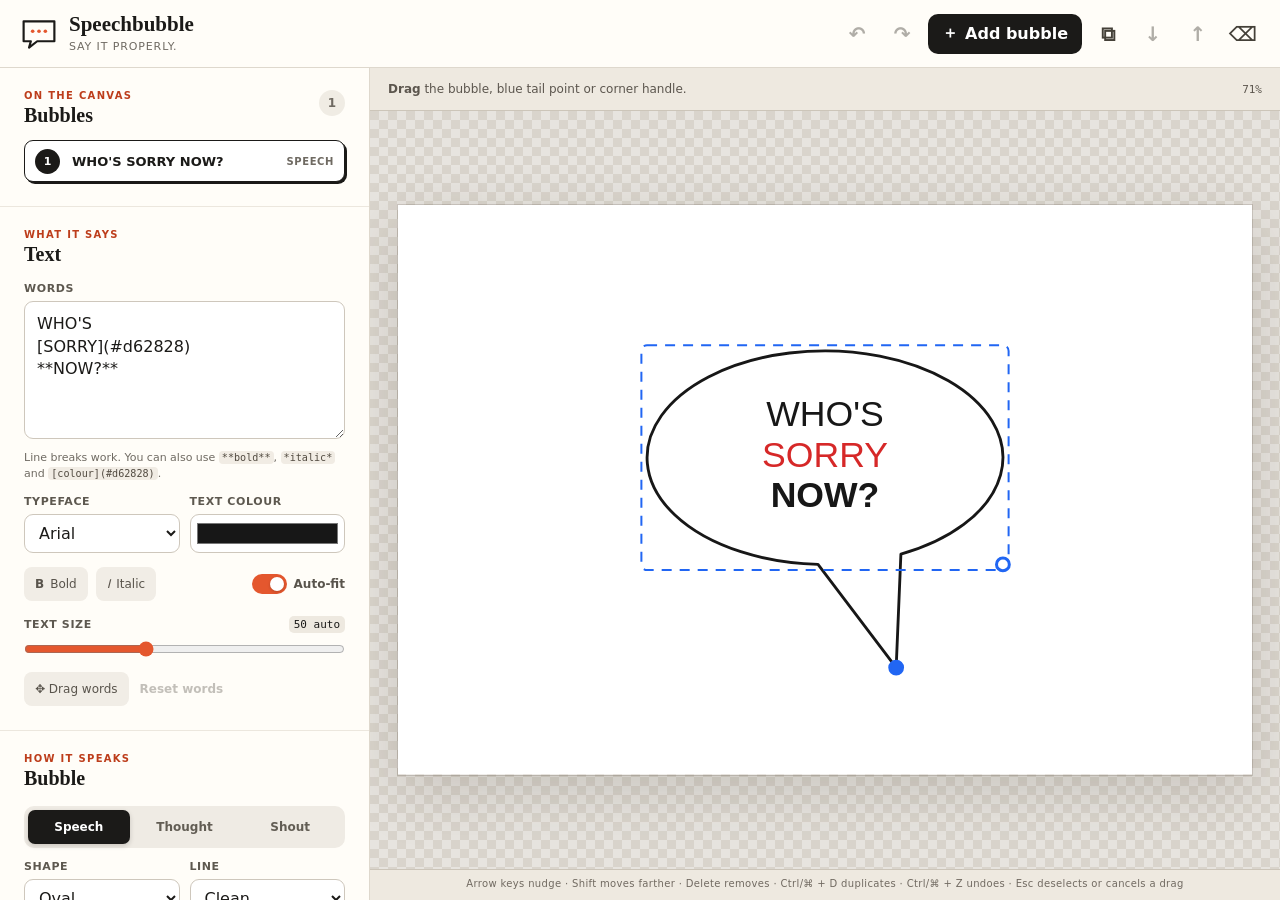
<file: index.html>
<!DOCTYPE html>
<html lang="en">
<head>
  <meta charset="utf-8">
  <meta name="viewport" content="width=device-width, initial-scale=1">
  <meta name="theme-color" content="#f7f3eb">
  <meta name="description" content="Make comic speech bubbles in your browser. Drag the tail, move any word, export a crisp PNG or SVG. Free, no sign-up, and your images never leave your device.">
  <title>Speechbubble</title>
  <link rel="icon" href="favicon.svg" type="image/svg+xml">
  <link rel="apple-touch-icon" href="apple-touch-icon.png">
  <meta property="og:type" content="website">
  <meta property="og:site_name" content="Speechbubble">
  <meta property="og:title" content="Speechbubble: free speech bubble maker">
  <meta property="og:description" content="Make comic speech bubbles in your browser. Drag the tail, move any word, export a crisp PNG or SVG. Free, no sign-up, private, and Photopea-ready.">
  <meta property="og:url" content="https://splargdotcom.github.io/speechbubble/">
  <meta property="og:image" content="https://splargdotcom.github.io/speechbubble/social-preview.png">
  <meta property="og:image:width" content="1200">
  <meta property="og:image:height" content="630">
  <meta property="og:image:alt" content="Speechbubble: a speech bubble reading WHO'S SORRY NOW?, a thought bubble and a POW! burst.">
  <meta name="twitter:card" content="summary_large_image">
  <link rel="stylesheet" href="styles.css?v=2.6.0">
</head>
<body>
  <div class="app-shell">
    <header class="topbar">
      <div class="brand">
        <svg class="brand-mark" viewBox="0 0 42 36" aria-hidden="true">
          <path d="M4 4h34v22H19l-9 7 2-7H4z"/>
          <circle cx="14" cy="15" r="2"/><circle cx="21" cy="15" r="2"/><circle cx="28" cy="15" r="2"/>
        </svg>
        <div>
          <strong>Speechbubble</strong>
          <span>Say it properly.</span>
        </div>
      </div>

      <div class="top-actions" role="group" aria-label="Bubble actions">
        <button class="icon-button" id="undo" type="button" title="Undo (Ctrl/⌘ + Z)" aria-label="Undo" disabled>↶</button>
        <button class="icon-button" id="redo" type="button" title="Redo (Ctrl/⌘ + Shift + Z)" aria-label="Redo" disabled>↷</button>
        <button class="button button-photopea" id="insert-photopea" type="button" hidden>Insert in Photopea</button>
        <button class="button button-primary" id="add-bubble" type="button">
          <span aria-hidden="true">＋</span> Add bubble
        </button>
        <button class="icon-button" id="duplicate-bubble" type="button" title="Duplicate selected bubble" aria-label="Duplicate selected bubble">⧉</button>
        <button class="icon-button" id="send-backward" type="button" title="Send selected bubble backward" aria-label="Send selected bubble backward">↓</button>
        <button class="icon-button" id="bring-forward" type="button" title="Bring selected bubble forward" aria-label="Bring selected bubble forward">↑</button>
        <button class="icon-button danger" id="delete-bubble" type="button" title="Delete selected bubble" aria-label="Delete selected bubble">⌫</button>
      </div>
    </header>

    <aside class="inspector" aria-label="Speech bubble controls">
      <section class="panel-section layers-section">
        <div class="section-heading">
          <div>
            <p class="eyebrow">On the canvas</p>
            <h2>Bubbles</h2>
          </div>
          <span class="count-badge" id="bubble-count">1</span>
        </div>
        <ul class="bubble-list" id="bubble-list"></ul>
      </section>

      <div id="selection-controls">
        <section class="panel-section">
          <div class="section-heading compact">
            <div>
              <p class="eyebrow">What it says</p>
              <h2>Text</h2>
            </div>
          </div>
          <label class="field-label" for="text-input">Words</label>
          <textarea id="text-input" rows="5" spellcheck="true"></textarea>
          <p class="field-help">Line breaks work. You can also use <code>**bold**</code>, <code>*italic*</code> and <code>[colour](#d62828)</code>.</p>

          <div class="field-grid two">
            <label class="field">
              <span>Typeface</span>
              <select id="font-family">
                <option value="Arial">Arial</option>
                <option value="Georgia">Georgia</option>
                <option value="Comic Sans MS">Comic Sans</option>
                <option value="Impact">Impact</option>
                <option value="Courier New">Courier</option>
                <option value="Verdana">Verdana</option>
                <optgroup label="Comic and handwritten">
                  <option value="Comic Neue">Comic Neue</option>
                  <option value="Patrick Hand">Patrick Hand</option>
                  <option value="Bangers">Bangers</option>
                  <option value="Permanent Marker">Permanent Marker</option>
                </optgroup>
              </select>
            </label>
            <label class="field colour-field">
              <span>Text colour</span>
              <input id="text-colour" type="color" value="#171717">
            </label>
          </div>

          <div class="toggle-row">
            <label class="check-button"><input id="font-bold" type="checkbox"><span><b>B</b> Bold</span></label>
            <label class="check-button"><input id="font-italic" type="checkbox"><span><i>I</i> Italic</span></label>
            <label class="switch-label"><input id="auto-fit" type="checkbox" checked><span class="switch" aria-hidden="true"></span>Auto-fit</label>
          </div>

          <div class="range-field" id="font-size-field">
            <div class="range-heading"><label for="font-size">Text size</label><output id="font-size-output">42</output></div>
            <input id="font-size" type="range" min="14" max="110" step="1" value="42">
          </div>

          <div class="toggle-row">
            <label class="check-button"><input id="drag-words" type="checkbox"><span>✥ Drag words</span></label>
            <button class="text-button neutral" id="reset-words" type="button" disabled>Reset words</button>
          </div>
          <p class="field-help is-hidden" id="word-help">Drag a word to move it. Click one, then drag its corner or use the slider to resize it. Type <code>|</code> inside a word, as in <code>SO|RRY</code>, to split it into pieces.</p>
          <div class="range-field is-hidden" id="word-size-field">
            <div class="range-heading"><label for="word-size" id="word-size-label">Word size</label><output id="word-size-output">100%</output></div>
            <input id="word-size" type="range" min="25" max="500" step="5" value="100">
          </div>
        </section>

        <section class="panel-section">
          <div class="section-heading compact">
            <div>
              <p class="eyebrow">How it speaks</p>
              <h2>Bubble</h2>
            </div>
          </div>

          <div class="segmented" id="bubble-style" role="group" aria-label="Bubble style">
            <button type="button" data-style="speech">Speech</button>
            <button type="button" data-style="thought">Thought</button>
            <button type="button" data-style="shout">Shout</button>
          </div>

          <div class="field-grid two">
            <label class="field" id="speech-shape-field">
              <span>Shape</span>
              <select id="bubble-shape">
                <option value="oval">Oval</option>
                <option value="rounded">Rounded</option>
              </select>
            </label>
            <label class="field" id="line-style-field">
              <span>Line</span>
              <select id="line-style">
                <option value="clean">Clean</option>
                <option value="hand">Hand-drawn</option>
                <option value="brush">Brush ink</option>
              </select>
            </label>
          </div>

          <div class="range-field">
            <div class="range-heading"><label for="stroke-width">Line thickness</label><output id="stroke-width-output">4</output></div>
            <input id="stroke-width" type="range" min="0" max="24" step="1" value="4">
          </div>

          <div class="field-grid two">
            <label class="field" id="shadow-field">
              <span>Shadow</span>
              <select id="bubble-shadow">
                <option value="none">None</option>
                <option value="solid">Solid</option>
                <option value="halftone">Halftone dots</option>
              </select>
            </label>
            <div class="field" id="redraw-field">
              <span>Wobble</span>
              <button class="button button-secondary" id="redraw-line" type="button">↻ Redraw</button>
            </div>
          </div>

          <div class="field-grid three colour-grid">
            <label class="field colour-field"><span>Fill</span><input id="fill-colour" type="color" value="#ffffff"></label>
            <label class="field colour-field"><span>Outline</span><input id="stroke-colour" type="color" value="#171717"></label>
            <label class="field"><span>Opacity</span><input id="bubble-opacity" type="number" min="10" max="100" step="5" value="100"></label>
          </div>

          <div class="field-grid two number-grid">
            <label class="field"><span>Width</span><input id="bubble-width" type="number" min="120" step="10"></label>
            <label class="field"><span>Height</span><input id="bubble-height" type="number" min="90" step="10"></label>
          </div>

          <div id="tail-controls">
            <div class="range-field">
              <div class="range-heading"><label for="tail-width">Tail width</label><output id="tail-width-output">70</output></div>
              <input id="tail-width" type="range" min="25" max="180" step="1" value="70">
            </div>
            <div class="range-field">
              <div class="range-heading"><label for="tail-bend">Tail bend</label><output id="tail-bend-output">0</output></div>
              <input id="tail-bend" type="range" min="-140" max="140" step="1" value="0">
            </div>
          </div>
        </section>
      </div>

      <section class="panel-section canvas-section">
        <div class="section-heading compact">
          <div>
            <p class="eyebrow">The finished image</p>
            <h2>Canvas &amp; export</h2>
          </div>
        </div>

        <div class="upload-row">
          <label class="button button-secondary upload-button" for="image-upload">Choose an image</label>
          <input id="image-upload" type="file" accept="image/png,image/jpeg,image/webp,image/gif" hidden>
          <button class="text-button" id="remove-image" type="button" hidden>Remove image</button>
        </div>
        <p class="field-help" id="image-details">No image: using a 1200 × 800 canvas.</p>

        <div class="field-grid two number-grid">
          <label class="field"><span>Canvas width</span><input id="canvas-width" type="number" min="320" max="8000" step="10" value="1200"></label>
          <label class="field"><span>Canvas height</span><input id="canvas-height" type="number" min="240" max="8000" step="10" value="800"></label>
        </div>

        <div class="toggle-row canvas-toggle">
          <span class="small-label">Empty background</span>
          <div class="segmented small" id="background-mode" role="group" aria-label="Empty canvas background">
            <button type="button" data-background="white">White</button>
            <button type="button" data-background="transparent">Transparent</button>
          </div>
        </div>

        <div class="export-row">
          <button class="button button-primary" id="export-png" type="button">Download PNG</button>
          <select id="export-scale" aria-label="PNG export scale">
            <option value="1">1×</option>
            <option value="2" selected>2×</option>
            <option value="4">4×</option>
          </select>
          <button class="button button-secondary" id="export-svg" type="button">SVG</button>
        </div>

        <div class="project-row">
          <button class="button button-secondary" id="save-project" type="button">Save project</button>
          <label class="button button-secondary upload-button" for="project-upload">Open project</label>
          <input id="project-upload" type="file" accept=".json,application/json" hidden>
          <button class="text-button" id="start-over" type="button">Start over</button>
        </div>
        <p class="field-help">Your work is kept in this browser automatically. Save a project file to keep a copy or move it to another device.</p>
      </section>
    </aside>

    <main class="workspace">
      <div class="workspace-bar">
        <p id="workspace-hint"><strong>Drag</strong> the bubble, blue tail point or corner handle.</p>
        <span id="zoom-readout">100%</span>
      </div>
      <div class="stage" id="stage">
        <div class="canvas-frame" id="canvas-frame">
          <svg id="canvas" xmlns="http://www.w3.org/2000/svg" role="img" aria-label="Speech bubble canvas"></svg>
        </div>
      </div>
      <p class="keyboard-hint">Arrow keys nudge · Shift moves farther · Delete removes · Ctrl/⌘ + D duplicates · Ctrl/⌘ + Z undoes · Esc deselects or cancels a drag</p>
    </main>
  </div>

  <div class="toast" id="toast" role="status" aria-live="polite"></div>

  <script src="geometry.js?v=2.6.0"></script>
  <script src="editor-state.js?v=2.6.0"></script>
  <script src="native-shape.js?v=2.6.0"></script>
  <script src="line-style.js?v=2.6.0"></script>
  <script src="photopea.js?v=2.6.0"></script>
  <script src="app.js?v=2.6.0"></script>
</body>
</html>
</file>
<file: styles.css>
:root {
  color-scheme: light;
  --ink: #1b1a18;
  --muted: #6f6a62;
  --paper: #fffdf8;
  --cream: #f7f3eb;
  --line: #ded8cd;
  --soft-line: #ece7de;
  --accent: #e4572e;
  --accent-dark: #bd3d1b;
  --selection: #2166f3;
  --danger: #b42318;
  --shadow: 0 18px 55px rgb(47 38 25 / 16%);
  font-family: Inter, ui-sans-serif, system-ui, -apple-system, BlinkMacSystemFont, "Segoe UI", sans-serif;
}

* {
  box-sizing: border-box;
}

[hidden] {
  display: none !important;
}

html,
body {
  margin: 0;
  min-width: 320px;
  min-height: 100%;
  color: var(--ink);
  background: var(--cream);
}

body {
  min-height: 100dvh;
}

button,
input,
select,
textarea {
  font: inherit;
}

button,
label,
select,
input[type="color"] {
  -webkit-tap-highlight-color: transparent;
}

button:focus-visible,
input:focus-visible,
select:focus-visible,
textarea:focus-visible {
  outline: 3px solid rgb(33 102 243 / 28%);
  outline-offset: 2px;
}

.app-shell {
  display: grid;
  grid-template-columns: 370px minmax(0, 1fr);
  grid-template-rows: 68px minmax(0, 1fr);
  height: 100dvh;
  overflow: hidden;
}

.topbar {
  position: relative;
  z-index: 5;
  grid-column: 1 / -1;
  display: flex;
  align-items: center;
  justify-content: space-between;
  min-width: 0;
  padding: 0 18px 0 20px;
  background: var(--paper);
  border-bottom: 1px solid var(--line);
}

.brand {
  display: flex;
  align-items: center;
  gap: 11px;
  min-width: 0;
}

.brand-mark {
  width: 38px;
  height: 34px;
  flex: 0 0 auto;
  fill: none;
  stroke: currentColor;
  stroke-linecap: round;
  stroke-linejoin: round;
  stroke-width: 2.4;
}

.brand-mark circle {
  fill: var(--accent);
  stroke: none;
}

.brand strong,
.brand span {
  display: block;
}

.brand strong {
  font-family: Georgia, serif;
  font-size: 21px;
  line-height: 1;
}

.brand span {
  margin-top: 5px;
  color: var(--muted);
  font-size: 11px;
  letter-spacing: .08em;
  text-transform: uppercase;
}

.top-actions {
  display: flex;
  align-items: center;
  flex-wrap: wrap;
  justify-content: flex-end;
  gap: 7px;
}

.button,
.icon-button,
.text-button,
.segmented button,
.bubble-list button {
  border: 0;
  cursor: pointer;
}

.button {
  display: inline-flex;
  min-height: 40px;
  align-items: center;
  justify-content: center;
  gap: 7px;
  padding: 8px 14px;
  border-radius: 10px;
  font-weight: 750;
  transition: background .16s ease, color .16s ease, transform .16s ease, border-color .16s ease;
}

.button:hover {
  transform: translateY(-1px);
}

.button-primary {
  color: #fff;
  background: var(--ink);
}

.button-primary:hover {
  background: #36322d;
}

.button-photopea {
  color: #fff;
  background: #3154d8;
}

.button-photopea:hover {
  background: #243fae;
}

.button-photopea:disabled {
  cursor: wait;
  opacity: .62;
}

.button-secondary {
  color: var(--ink);
  background: var(--paper);
  border: 1px solid var(--line);
}

.button-secondary:hover {
  border-color: #b9b1a5;
  background: #fff;
}

.icon-button {
  width: 38px;
  height: 38px;
  padding: 0;
  color: #444038;
  background: transparent;
  border-radius: 9px;
  font-size: 20px;
  font-weight: 700;
}

.icon-button:hover {
  background: #eee9df;
}

.icon-button.danger:hover {
  color: var(--danger);
  background: #fff0ee;
}

button:disabled,
input:disabled,
select:disabled,
textarea:disabled {
  cursor: not-allowed;
  opacity: .42;
}

.inspector {
  grid-row: 2;
  min-height: 0;
  overflow-x: hidden;
  overflow-y: auto;
  background: var(--paper);
  border-right: 1px solid var(--line);
  scrollbar-color: #c8c0b4 transparent;
  scrollbar-width: thin;
}

.panel-section {
  padding: 22px 24px 24px;
  border-bottom: 1px solid var(--soft-line);
}

.panel-section:last-child {
  border-bottom: 0;
}

.section-heading {
  display: flex;
  align-items: flex-start;
  justify-content: space-between;
  gap: 16px;
  margin-bottom: 14px;
}

.section-heading.compact {
  margin-bottom: 17px;
}

.eyebrow {
  margin: 0 0 3px;
  color: var(--accent-dark);
  font-size: 10px;
  font-weight: 850;
  letter-spacing: .13em;
  text-transform: uppercase;
}

.section-heading h2 {
  margin: 0;
  font-family: Georgia, serif;
  font-size: 20px;
  line-height: 1.1;
}

.count-badge {
  display: inline-grid;
  min-width: 26px;
  height: 26px;
  place-items: center;
  padding: 0 7px;
  color: var(--muted);
  background: #f0ece4;
  border-radius: 999px;
  font-size: 12px;
  font-weight: 800;
}

.bubble-list {
  display: grid;
  gap: 6px;
  margin: 0;
  padding: 0;
  list-style: none;
}

.bubble-list button {
  display: grid;
  grid-template-columns: 28px minmax(0, 1fr) auto;
  align-items: center;
  gap: 9px;
  width: 100%;
  min-height: 42px;
  padding: 7px 10px;
  color: var(--ink);
  text-align: left;
  background: #f4f0e9;
  border: 1px solid transparent;
  border-radius: 9px;
}

.bubble-list button:hover {
  background: #eee8de;
}

.bubble-list button[aria-current="true"] {
  background: #fff;
  border-color: var(--ink);
  box-shadow: 2px 2px 0 var(--ink);
}

.layer-number {
  display: grid;
  width: 25px;
  height: 25px;
  place-items: center;
  color: #fff;
  background: var(--ink);
  border-radius: 50%;
  font-size: 11px;
  font-weight: 850;
}

.layer-copy {
  overflow: hidden;
  font-size: 13px;
  font-weight: 750;
  text-overflow: ellipsis;
  white-space: nowrap;
}

.layer-kind {
  color: var(--muted);
  font-size: 10px;
  font-weight: 800;
  letter-spacing: .06em;
  text-transform: uppercase;
}

.field-label,
.field > span,
.range-heading label,
.small-label {
  color: #5d584f;
  font-size: 11px;
  font-weight: 800;
  letter-spacing: .055em;
  text-transform: uppercase;
}

.field-label {
  display: block;
  margin-bottom: 6px;
}

textarea,
select,
input[type="number"] {
  width: 100%;
  color: var(--ink);
  background: #fff;
  border: 1px solid #cec7bc;
  border-radius: 9px;
}

textarea {
  min-height: 110px;
  padding: 11px 12px;
  line-height: 1.42;
  resize: vertical;
}

select,
input[type="number"] {
  height: 39px;
  padding: 0 10px;
}

.field-help {
  margin: 7px 0 14px;
  color: var(--muted);
  font-size: 11px;
  line-height: 1.45;
}

code {
  padding: 1px 3px;
  color: #514a40;
  background: #f1ece4;
  border-radius: 4px;
  font-family: ui-monospace, SFMono-Regular, Consolas, monospace;
  font-size: .92em;
}

.field-grid {
  display: grid;
  gap: 10px;
  margin-top: 12px;
}

.field-grid.two {
  grid-template-columns: minmax(0, 1fr) minmax(0, 1fr);
}

.field-grid.three {
  grid-template-columns: 1fr 1fr .82fr;
}

.field {
  display: grid;
  gap: 6px;
  min-width: 0;
}

.field.span-two {
  grid-column: 1 / -1;
}

#redraw-line {
  min-height: 39px;
  font-size: 13px;
}

.colour-field input[type="color"] {
  width: 100%;
  height: 39px;
  padding: 4px;
  background: #fff;
  border: 1px solid #cec7bc;
  border-radius: 9px;
  cursor: pointer;
}

.toggle-row {
  display: flex;
  align-items: center;
  flex-wrap: wrap;
  gap: 8px;
  margin-top: 14px;
}

.check-button input,
.switch-label input {
  position: absolute;
  width: 1px;
  height: 1px;
  opacity: 0;
  pointer-events: none;
}

.check-button span {
  display: inline-flex;
  min-height: 34px;
  align-items: center;
  gap: 6px;
  padding: 6px 10px;
  color: #59544c;
  background: #f1ede6;
  border: 1px solid transparent;
  border-radius: 8px;
  cursor: pointer;
  font-size: 12px;
}

.check-button input:checked + span {
  color: var(--ink);
  background: #fff;
  border-color: var(--ink);
}

.check-button input:focus-visible + span,
.switch-label input:focus-visible + .switch {
  outline: 3px solid rgb(33 102 243 / 28%);
  outline-offset: 2px;
}

.switch-label {
  display: inline-flex;
  align-items: center;
  gap: 7px;
  margin-left: auto;
  color: #59544c;
  cursor: pointer;
  font-size: 12px;
  font-weight: 700;
}

.switch {
  position: relative;
  width: 35px;
  height: 20px;
  background: #c8c1b6;
  border-radius: 999px;
  transition: background .16s ease;
}

.switch::after {
  position: absolute;
  top: 3px;
  left: 3px;
  width: 14px;
  height: 14px;
  content: "";
  background: #fff;
  border-radius: 50%;
  box-shadow: 0 1px 3px rgb(0 0 0 / 20%);
  transition: transform .16s ease;
}

.switch-label input:checked + .switch {
  background: var(--accent);
}

.switch-label input:checked + .switch::after {
  transform: translateX(15px);
}

.range-field {
  display: grid;
  gap: 7px;
  margin-top: 15px;
}

.range-heading {
  display: flex;
  align-items: center;
  justify-content: space-between;
}

.range-field output {
  min-width: 38px;
  padding: 2px 5px;
  color: var(--ink);
  text-align: center;
  background: #eee9e0;
  border-radius: 5px;
  font-family: ui-monospace, SFMono-Regular, Consolas, monospace;
  font-size: 11px;
  letter-spacing: 0;
}

input[type="range"] {
  width: 100%;
  height: 18px;
  margin: 0;
  accent-color: var(--accent);
  cursor: pointer;
}

.segmented {
  display: grid;
  grid-template-columns: repeat(3, 1fr);
  gap: 4px;
  padding: 4px;
  background: #efebe4;
  border-radius: 10px;
}

.segmented button {
  min-height: 34px;
  padding: 6px 8px;
  color: #625d54;
  background: transparent;
  border-radius: 7px;
  font-size: 12px;
  font-weight: 800;
}

.segmented button:hover {
  color: var(--ink);
  background: rgb(255 255 255 / 55%);
}

.segmented button[aria-pressed="true"] {
  color: #fff;
  background: var(--ink);
  box-shadow: 0 2px 5px rgb(32 28 23 / 18%);
}

.segmented.small {
  width: 190px;
  grid-template-columns: 1fr 1fr;
}

.colour-grid,
.number-grid {
  margin-top: 14px;
}

#tail-controls {
  margin-top: 5px;
  padding-top: 2px;
}

.upload-row,
.export-row,
.project-row,
.canvas-toggle {
  display: flex;
  align-items: center;
  gap: 8px;
}

.upload-button {
  cursor: pointer;
  font-size: 13px;
}

.text-button {
  padding: 6px 3px;
  color: var(--danger);
  background: transparent;
  font-size: 12px;
  font-weight: 750;
}

.text-button.neutral {
  color: var(--ink);
}

.text-button:disabled {
  color: var(--muted);
  text-decoration: none;
}

.text-button:hover {
  text-decoration: underline;
}

.canvas-toggle {
  justify-content: space-between;
  margin-top: 15px;
}

.export-row {
  margin-top: 18px;
}

.project-row {
  flex-wrap: wrap;
  margin-top: 10px;
}

.project-row .button {
  font-size: 13px;
}

.project-row + .field-help {
  margin-top: 8px;
}

.export-row .button-primary {
  flex: 1 1 auto;
}

.export-row select {
  width: 61px;
  flex: 0 0 auto;
}

.workspace {
  display: flex;
  grid-column: 2;
  grid-row: 2;
  min-width: 0;
  min-height: 0;
  flex-direction: column;
  background: #ded8cf;
}

.workspace-bar {
  display: flex;
  min-height: 43px;
  align-items: center;
  justify-content: space-between;
  gap: 20px;
  padding: 0 18px;
  color: #5c564e;
  background: #eee9e0;
  border-bottom: 1px solid #ccc5b9;
  font-size: 12px;
}

.workspace-bar p {
  margin: 0;
}

#zoom-readout {
  flex: 0 0 auto;
  font-family: ui-monospace, SFMono-Regular, Consolas, monospace;
  font-size: 11px;
}

.stage {
  display: flex;
  min-height: 0;
  flex: 1 1 auto;
  align-items: center;
  justify-content: center;
  overflow: hidden;
  padding: 28px;
  background-color: #d9d4cc;
  background-image:
    linear-gradient(45deg, rgb(255 255 255 / 38%) 25%, transparent 25%, transparent 75%, rgb(255 255 255 / 38%) 75%),
    linear-gradient(45deg, rgb(255 255 255 / 38%) 25%, transparent 25%, transparent 75%, rgb(255 255 255 / 38%) 75%);
  background-position: 0 0, 9px 9px;
  background-size: 18px 18px;
}

.canvas-frame {
  position: relative;
  flex: 0 0 auto;
  overflow: hidden;
  background: transparent;
  box-shadow: var(--shadow), 0 0 0 1px rgb(60 48 33 / 16%);
  touch-action: none;
}

#canvas {
  display: block;
  width: 100%;
  height: 100%;
  overflow: hidden;
  user-select: none;
}

.bubble-body {
  cursor: grab;
}

.bubble-body:active {
  cursor: grabbing;
}

.selection-box {
  fill: none;
  stroke: var(--selection);
  stroke-dasharray: 10 8;
  stroke-width: 2;
  vector-effect: non-scaling-stroke;
  pointer-events: none;
}

.selection-handle {
  fill: #fff;
  stroke: var(--selection);
  stroke-width: 3;
  vector-effect: non-scaling-stroke;
}

.word-handle {
  fill: transparent;
  stroke: var(--selection);
  stroke-width: 1;
  stroke-dasharray: 3 3;
  vector-effect: non-scaling-stroke;
  pointer-events: all;
  cursor: move;
}

.word-handle:hover,
.word-handle.moved {
  fill: rgb(33 102 243 / 10%);
}

.word-handle.selected {
  stroke-width: 2;
  stroke-dasharray: none;
}

.selection-handle.word-size {
  cursor: nwse-resize;
}

.selection-handle.tail {
  fill: var(--selection);
  cursor: crosshair;
}

.selection-handle.resize {
  cursor: nwse-resize;
}

.keyboard-hint {
  min-height: 31px;
  margin: 0;
  padding: 8px 18px;
  color: #716a61;
  background: #eee9e0;
  border-top: 1px solid #ccc5b9;
  font-size: 10px;
  letter-spacing: .035em;
  text-align: center;
}

.toast {
  position: fixed;
  right: 20px;
  bottom: 18px;
  z-index: 20;
  max-width: min(360px, calc(100vw - 40px));
  padding: 11px 15px;
  color: #fff;
  background: var(--ink);
  border-radius: 10px;
  box-shadow: 0 8px 30px rgb(0 0 0 / 24%);
  font-size: 13px;
  font-weight: 750;
  opacity: 0;
  pointer-events: none;
  transform: translateY(10px);
  transition: opacity .18s ease, transform .18s ease;
}

.toast.visible {
  opacity: 1;
  transform: translateY(0);
}

.is-hidden {
  display: none !important;
}

@media (max-width: 900px) {
  .app-shell {
    grid-template-columns: 1fr;
    grid-template-rows: auto minmax(420px, 56dvh) auto;
    height: auto;
    min-height: 100dvh;
    overflow: visible;
  }

  .topbar {
    position: sticky;
    top: 0;
    grid-row: 1;
    min-height: 62px;
    padding: 8px 12px;
  }

  .brand span {
    display: none;
  }

  .top-actions {
    gap: 2px;
  }

  .top-actions .button-primary {
    min-height: 38px;
    padding: 7px 10px;
    font-size: 12px;
  }

  .icon-button {
    width: 34px;
    height: 34px;
  }

  .workspace {
    grid-column: 1;
    grid-row: 2;
  }

  .stage {
    padding: 18px;
  }

  .keyboard-hint {
    display: none;
  }

  .inspector {
    grid-column: 1;
    grid-row: 3;
    max-height: none;
    overflow: visible;
    border-top: 1px solid var(--line);
    border-right: 0;
  }

  .workspace-bar {
    padding: 0 12px;
  }

  .workspace-bar p {
    overflow: hidden;
    text-overflow: ellipsis;
    white-space: nowrap;
  }
}

@media (max-width: 520px) {
  .topbar {
    flex-wrap: wrap;
    gap: 8px;
  }

  .top-actions {
    width: 100%;
    justify-content: flex-start;
  }

  .brand-mark {
    width: 31px;
  }

  .brand strong {
    font-size: 18px;
  }

  .photopea-mode .topbar {
    gap: 8px;
    flex-wrap: wrap;
    padding: 8px 12px;
  }

  .photopea-mode .brand span,
  .photopea-mode #duplicate-bubble,
  .photopea-mode #send-backward,
  .photopea-mode #bring-forward {
    display: none;
  }

  .photopea-mode .button-photopea {
    min-height: 38px;
    padding: 7px 11px;
    font-size: 12px;
  }

  .top-actions .button-primary {
    width: 38px;
    padding: 0;
    font-size: 0;
  }

  .top-actions .button-primary span {
    font-size: 22px;
  }

  #send-backward,
  #bring-forward {
    display: none;
  }

  .app-shell {
    grid-template-rows: auto minmax(360px, 52dvh) auto;
  }

  .panel-section {
    padding-right: 18px;
    padding-left: 18px;
  }

  .field-grid.three {
    grid-template-columns: 1fr 1fr;
  }

  .field-grid.three .field:last-child {
    grid-column: 1 / -1;
  }

  .canvas-toggle {
    align-items: flex-start;
    flex-direction: column;
  }

  .segmented.small {
    width: 100%;
  }

  .export-row {
    flex-wrap: wrap;
  }
}

@media (prefers-reduced-motion: reduce) {
  *,
  *::before,
  *::after {
    scroll-behavior: auto !important;
    transition-duration: .01ms !important;
  }
}
</file>
